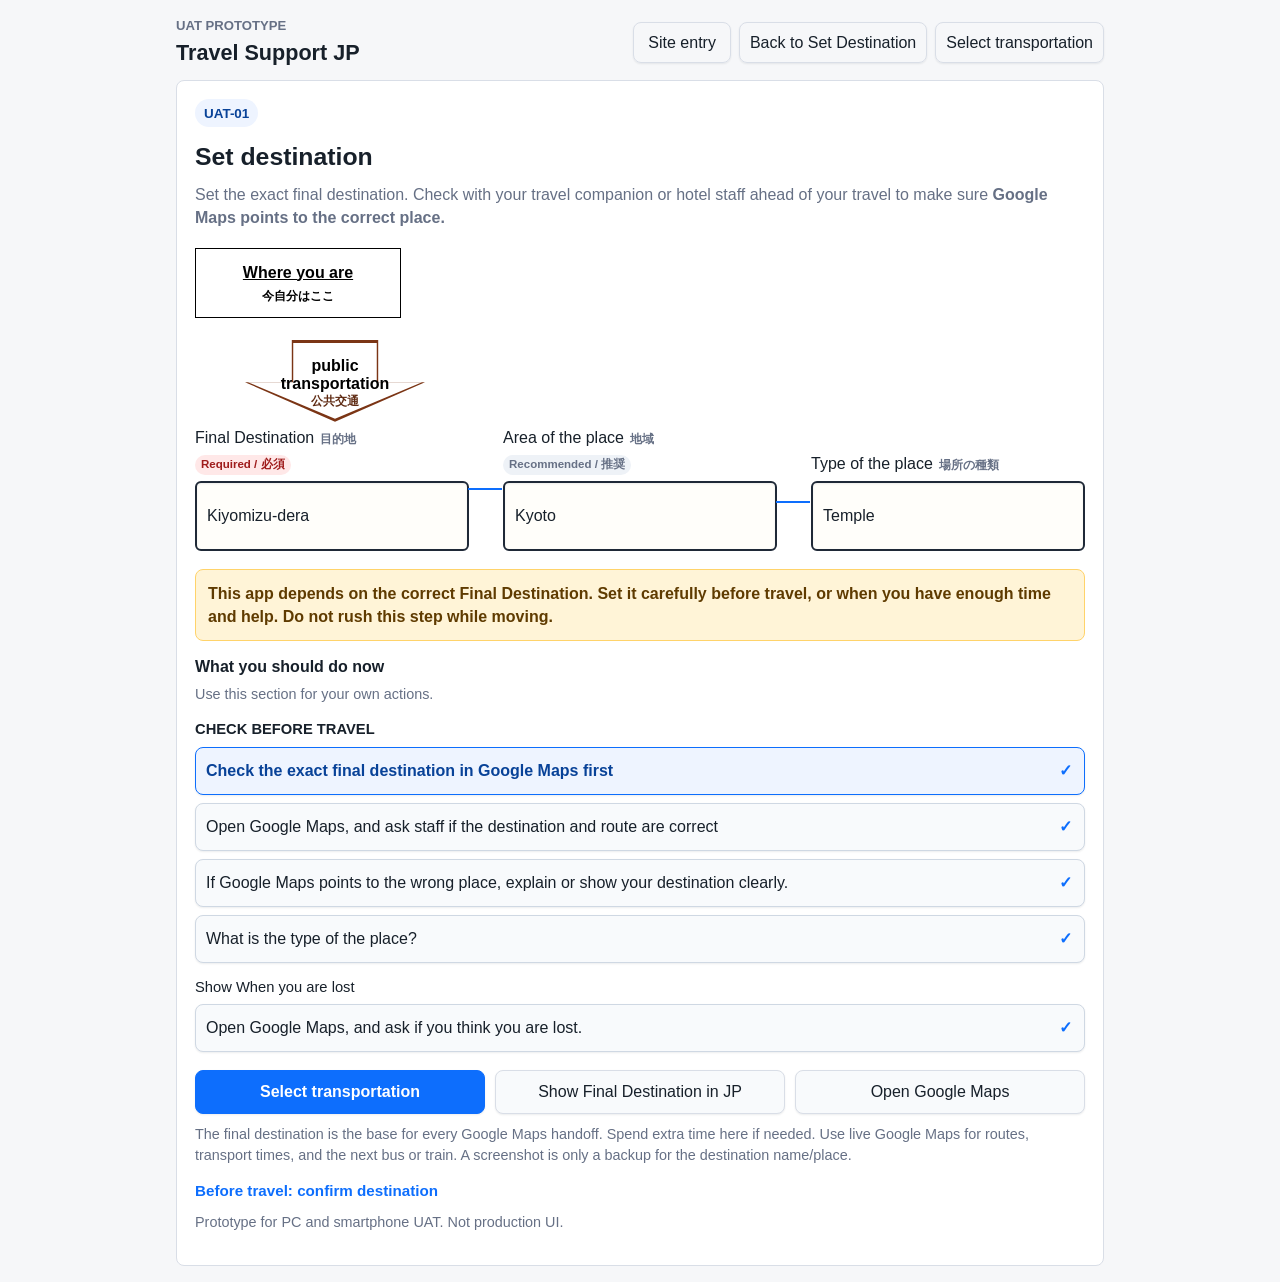
<file: uat-prototype/index.html>
<!doctype html>
<html lang="en">
<head>
  <meta charset="utf-8">
  <meta name="viewport" content="width=device-width, initial-scale=1">
  <title>Travel Support JP UAT Prototype</title>
  <link rel="stylesheet" href="./styles.css">
</head>
<body>
  <main class="app-shell">
    <header class="topbar">
      <div>
        <p class="eyebrow">UAT Prototype</p>
        <h1>Travel Support JP</h1>
      </div>
      <div class="topbar-actions">
        <a class="ghost small link-button" href="/site-entry.html">Site entry</a>
        <button class="ghost small" type="button" data-action="reset">Back to Set Destination</button>
        <button class="ghost small" type="button" data-target="transport">Select transportation</button>
      </div>
    </header>

    <section class="screen" id="screen" aria-live="polite"></section>
  </main>

  <script src="./app.js"></script>
</body>
</html>
</file>
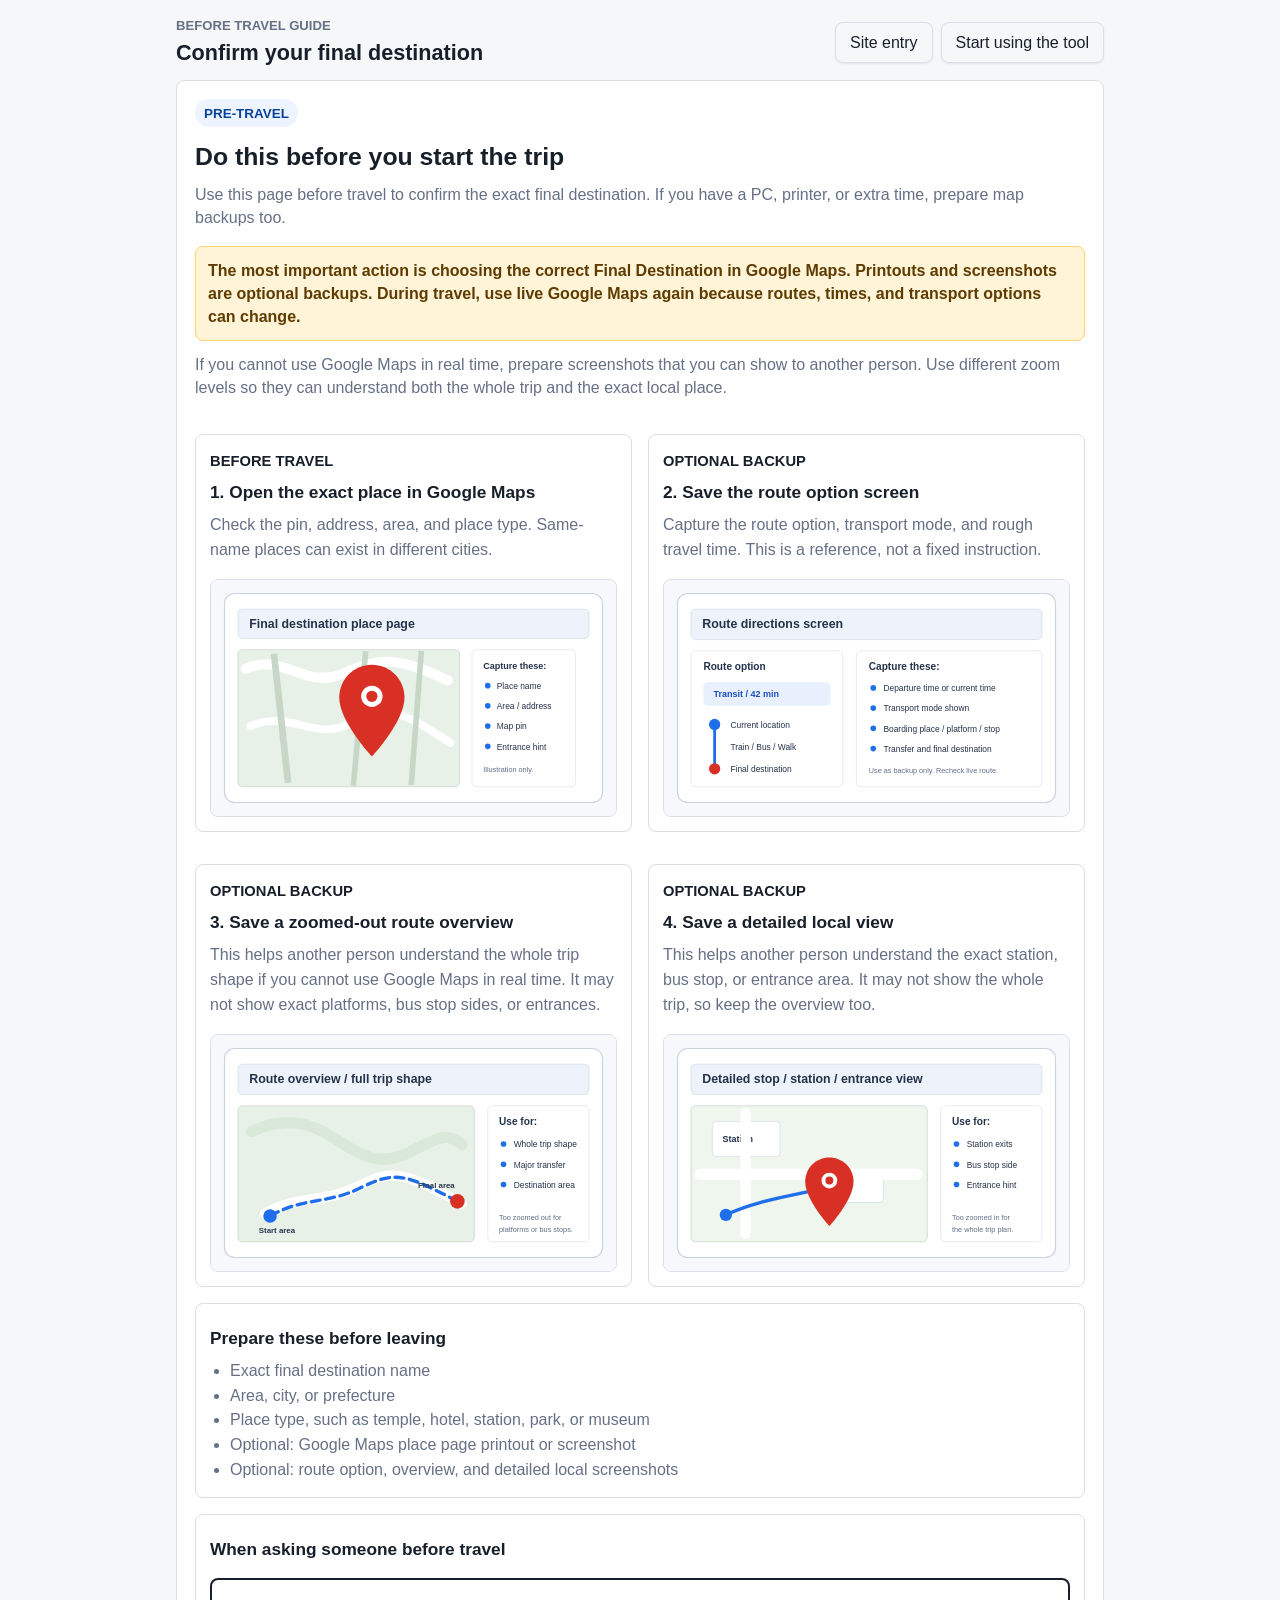
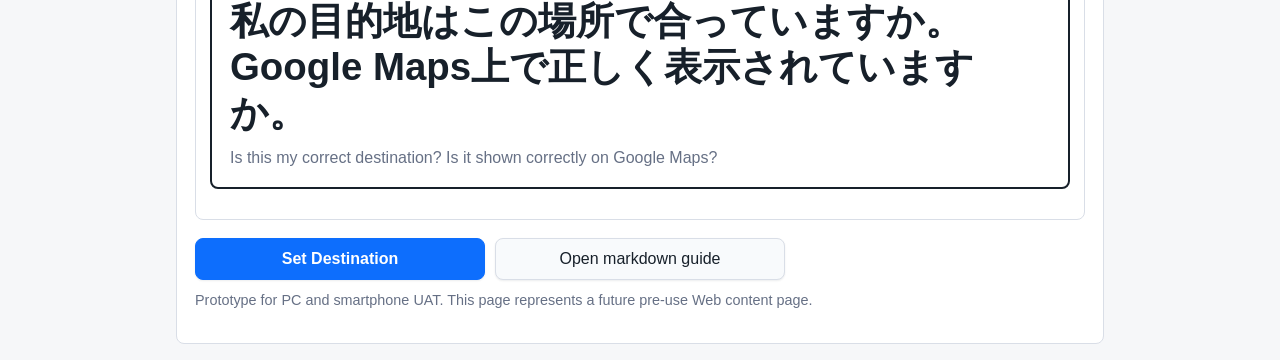
<file: uat-prototype/pre-trip-guide.html>
<!doctype html>
<html lang="en">
<head>
  <meta charset="utf-8">
  <meta name="viewport" content="width=device-width, initial-scale=1">
  <title>Before Travel Destination Guide | Travel Support JP</title>
  <link rel="stylesheet" href="./styles.css">
</head>
<body>
  <main class="app-shell pretrip-shell">
    <header class="topbar">
      <div>
        <p class="eyebrow">Before Travel Guide</p>
        <h1>Confirm your final destination</h1>
      </div>
      <div class="topbar-actions">
        <a class="ghost small link-button" href="/site-entry.html">Site entry</a>
        <a class="ghost small link-button" href="/">Start using the tool</a>
      </div>
    </header>

    <section class="screen pretrip-page">
      <div class="status">PRE-TRAVEL</div>
      <h2>Do this before you start the trip</h2>
      <p class="summary">
        Use this page before travel to confirm the exact final destination. If you have a PC, printer, or extra time, prepare map backups too.
      </p>

      <div class="warning">
        The most important action is choosing the correct Final Destination in Google Maps. Printouts and screenshots are optional backups. During travel, use live Google Maps again because routes, times, and transport options can change.
      </div>

      <p class="summary">
        If you cannot use Google Maps in real time, prepare screenshots that you can show to another person. Use different zoom levels so they can understand both the whole trip and the exact local place.
      </p>

      <div class="pretrip-grid">
        <article class="pretrip-step">
          <span class="action-timing">Before Travel</span>
          <h3>1. Open the exact place in Google Maps</h3>
          <p>Check the pin, address, area, and place type. Same-name places can exist in different cities.</p>
          <img src="/docs/assets/pre-trip-map-pin-sample.svg" alt="Sample of a Google Maps place page backup">
        </article>

        <article class="pretrip-step">
          <span class="action-timing">Optional Backup</span>
          <h3>2. Save the route option screen</h3>
          <p>Capture the route option, transport mode, and rough travel time. This is a reference, not a fixed instruction.</p>
          <img src="/docs/assets/pre-trip-route-directions-sample.svg" alt="Sample of a Google Maps route directions backup">
        </article>

        <article class="pretrip-step">
          <span class="action-timing">Optional Backup</span>
          <h3>3. Save a zoomed-out route overview</h3>
          <p>This helps another person understand the whole trip shape if you cannot use Google Maps in real time. It may not show exact platforms, bus stop sides, or entrances.</p>
          <img src="/docs/assets/pre-trip-route-overview-sample.svg" alt="Sample of a zoomed-out route overview backup">
        </article>

        <article class="pretrip-step">
          <span class="action-timing">Optional Backup</span>
          <h3>4. Save a detailed local view</h3>
          <p>This helps another person understand the exact station, bus stop, or entrance area. It may not show the whole trip, so keep the overview too.</p>
          <img src="/docs/assets/pre-trip-route-detail-sample.svg" alt="Sample of a zoomed-in station stop or entrance backup">
        </article>
      </div>

      <section class="pretrip-checklist" aria-label="What to prepare before travel">
        <h3>Prepare these before leaving</h3>
        <ul>
          <li>Exact final destination name</li>
          <li>Area, city, or prefecture</li>
          <li>Place type, such as temple, hotel, station, park, or museum</li>
          <li>Optional: Google Maps place page printout or screenshot</li>
          <li>Optional: route option, overview, and detailed local screenshots</li>
        </ul>
      </section>

      <section class="pretrip-show">
        <h3>When asking someone before travel</h3>
        <div class="show-card" data-no-monetized="true">
          <p class="ja">私の目的地はこの場所で合っていますか。Google Maps上で正しく表示されていますか。</p>
          <p class="en">Is this my correct destination? Is it shown correctly on Google Maps?</p>
        </div>
      </section>

      <div class="actions pretrip-actions">
        <a class="primary link-button" href="/">Set Destination</a>
        <a class="secondary link-button" href="/docs/pre-trip-map-printout-guide.md" target="_blank" rel="noopener">Open markdown guide</a>
      </div>

      <p class="note">Prototype for PC and smartphone UAT. This page represents a future pre-use Web content page.</p>
    </section>
  </main>
</body>
</html>
</file>
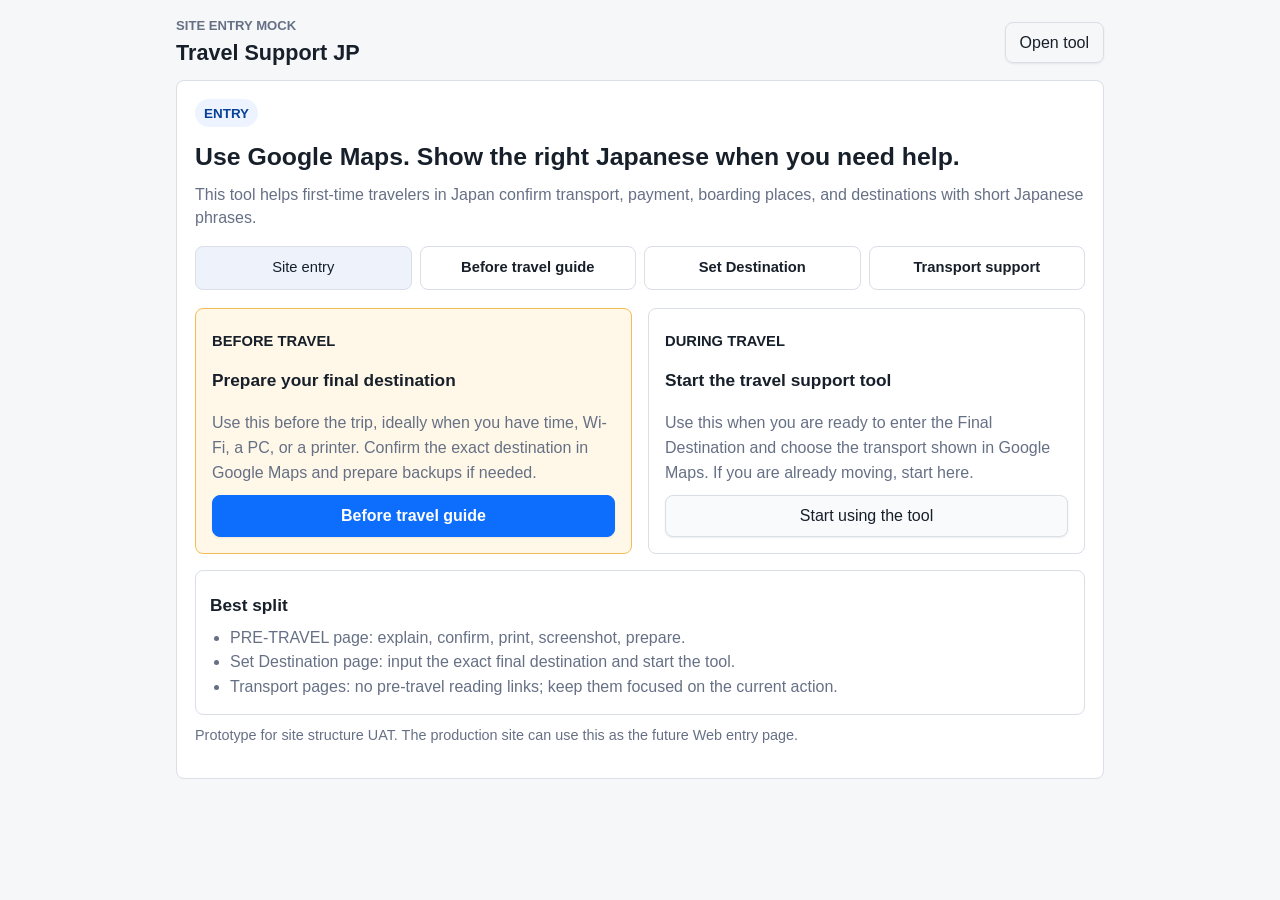
<file: uat-prototype/site-entry.html>
<!doctype html>
<html lang="en">
<head>
  <meta charset="utf-8">
  <meta name="viewport" content="width=device-width, initial-scale=1">
  <title>Travel Support JP | Entry Mock</title>
  <link rel="stylesheet" href="./styles.css">
</head>
<body>
  <main class="app-shell pretrip-shell">
    <header class="topbar">
      <div>
        <p class="eyebrow">Site Entry Mock</p>
        <h1>Travel Support JP</h1>
      </div>
      <a class="ghost small link-button" href="/">Open tool</a>
    </header>

    <section class="screen pretrip-page">
      <div class="status">ENTRY</div>
      <h2>Use Google Maps. Show the right Japanese when you need help.</h2>
      <p class="summary">
        This tool helps first-time travelers in Japan confirm transport, payment, boarding places, and destinations with short Japanese phrases.
      </p>

      <div class="entry-flow" aria-label="Entry flow">
        <span>Site entry</span>
        <strong>Before travel guide</strong>
        <strong>Set Destination</strong>
        <strong>Transport support</strong>
      </div>

      <div class="entry-choice-grid">
        <article class="entry-choice primary-choice">
          <span class="action-timing">Before Travel</span>
          <h3>Prepare your final destination</h3>
          <p>
            Use this before the trip, ideally when you have time, Wi-Fi, a PC, or a printer. Confirm the exact destination in Google Maps and prepare backups if needed.
          </p>
          <a class="primary link-button" href="/pre-trip-guide.html">Before travel guide</a>
        </article>

        <article class="entry-choice">
          <span class="action-timing">During Travel</span>
          <h3>Start the travel support tool</h3>
          <p>
            Use this when you are ready to enter the Final Destination and choose the transport shown in Google Maps. If you are already moving, start here.
          </p>
          <a class="secondary link-button" href="/">Start using the tool</a>
        </article>
      </div>

      <section class="pretrip-checklist" aria-label="Site structure note">
        <h3>Best split</h3>
        <ul>
          <li>PRE-TRAVEL page: explain, confirm, print, screenshot, prepare.</li>
          <li>Set Destination page: input the exact final destination and start the tool.</li>
          <li>Transport pages: no pre-travel reading links; keep them focused on the current action.</li>
        </ul>
      </section>

      <p class="note">Prototype for site structure UAT. The production site can use this as the future Web entry page.</p>
    </section>
  </main>
</body>
</html>
</file>
<file: uat-prototype/styles.css>
:root {
  color-scheme: light;
  --bg: #f6f7f9;
  --panel: #ffffff;
  --ink: #17202a;
  --muted: #667085;
  --line: #d9dee7;
  --primary: #0d6efd;
  --primary-dark: #084298;
  --input-bg: #fffefa;
  --input-border: #1f2937;
  --readonly-bg: #ffffff;
  --button-bg: #f8fafc;
  --warn-bg: #fff4d7;
  --warn-ink: #5f3b00;
  --soft: #eef4ff;
  --radius: 8px;
}

* {
  box-sizing: border-box;
}

body {
  margin: 0;
  min-height: 100vh;
  background: var(--bg);
  color: var(--ink);
  font-family: Arial, Helvetica, sans-serif;
  line-height: 1.45;
}

button,
input {
  font: inherit;
}

.app-shell {
  width: min(100%, 960px);
  margin: 0 auto;
  padding: 16px;
}

.topbar {
  display: flex;
  align-items: center;
  justify-content: space-between;
  gap: 12px;
  margin-bottom: 12px;
}

.eyebrow {
  margin: 0 0 2px;
  color: var(--muted);
  font-size: 0.82rem;
  font-weight: 700;
  text-transform: uppercase;
}

h1,
h2,
h3,
p {
  margin-top: 0;
}

h1 {
  margin-bottom: 0;
  font-size: 1.35rem;
}

h2 {
  margin-bottom: 8px;
  font-size: 1.55rem;
  letter-spacing: 0;
}

h3 {
  margin-bottom: 8px;
  font-size: 1rem;
}

.primary,
.secondary,
.ghost {
  min-height: 44px;
  border: 1px solid var(--line);
  border-radius: var(--radius);
  background: var(--panel);
  color: var(--ink);
  cursor: pointer;
  box-shadow: 0 1px 2px rgba(15, 23, 42, 0.08);
  transition: border-color 0.15s ease, box-shadow 0.15s ease, transform 0.15s ease;
}

.primary:hover,
.secondary:hover,
.ghost:hover,
.action-checklist button:hover,
.transport-choice-grid button:hover {
  border-color: #9db7e8;
  box-shadow: 0 2px 6px rgba(15, 23, 42, 0.12);
}

.primary:active,
.secondary:active,
.ghost:active,
.action-checklist button:active,
.transport-choice-grid button:active {
  transform: translateY(1px);
}

.screen {
  min-height: 560px;
  border: 1px solid var(--line);
  border-radius: var(--radius);
  background: var(--panel);
  padding: 18px;
}

.status {
  display: inline-flex;
  align-items: center;
  min-height: 28px;
  margin-bottom: 12px;
  padding: 3px 9px;
  border-radius: 999px;
  background: var(--soft);
  color: var(--primary-dark);
  font-weight: 700;
  font-size: 0.84rem;
}

.summary {
  margin-bottom: 16px;
  color: var(--muted);
  font-size: 1rem;
}

.context-bar {
  display: grid;
  grid-template-columns: repeat(3, minmax(0, 1fr));
  gap: 8px;
  margin: 12px 0 16px;
}

.context-bar.transit-flow {
  display: block;
}

.context-bar:not(.transit-flow) div {
  min-height: 64px;
  padding: 10px;
  border: 1px solid var(--line);
  border-radius: var(--radius);
  background: #fbfcfe;
}

.context-bar:not(.transit-flow) span {
  display: block;
  margin-bottom: 4px;
  color: var(--muted);
  font-size: 0.78rem;
  font-weight: 700;
}

.context-bar:not(.transit-flow) strong {
  display: block;
  overflow-wrap: anywhere;
  font-size: 0.98rem;
}

.field-grid {
  display: grid;
  grid-template-columns: repeat(2, minmax(0, 1fr));
  gap: 10px;
  margin: 16px 0;
}

.destination-flow {
  margin: 18px 0;
}

.origin-box {
  width: min(100%, 260px);
  margin-bottom: 10px;
}

.origin-box span {
  display: inline-block;
  margin-bottom: 6px;
  padding: 4px 10px;
  border: 1px solid var(--ink);
  background: #ffffff;
  color: #000000;
  font-size: 1.25rem;
  font-weight: 800;
}

.destination-flow .origin-box,
.transit-flow .origin-box {
  width: min(100%, 206px);
  margin-bottom: 22px;
}

.destination-flow .origin-box span,
.transit-flow .origin-box span {
  margin-bottom: 0;
  padding: 0;
  border: 0;
  background: transparent;
  color: #000000;
  font-size: 1rem;
  font-weight: 800;
  text-decoration: underline;
}

.destination-flow .origin-box input,
.transit-flow .origin-box input {
  margin-top: 0;
}

.where-display {
  display: flex;
  flex-direction: column;
  align-items: center;
  justify-content: center;
  min-height: 70px;
  padding: 10px;
  border: 1px solid #000000;
  background: var(--readonly-bg);
  color: #000000;
  font-size: 1rem;
  font-weight: 800;
}

.where-display span {
  color: #000000;
  font-weight: 800;
}

.where-display small {
  margin-top: 3px;
  font-size: 0.78rem;
  font-weight: 800;
}

.transport-arrow {
  position: relative;
  width: 180px;
  height: 82px;
  margin: 0 0 6px 48px;
  padding: 0;
  border: 0;
  background: transparent;
  color: #000000;
  text-align: center;
  font-size: 1rem;
  font-weight: 800;
  line-height: 1.15;
  cursor: pointer;
}

.destination-flow .transport-arrow,
.transit-flow .transport-arrow {
  margin: 0 0 4px 50px;
}

.transport-arrow::before {
  content: "";
  position: absolute;
  inset: 0;
  clip-path: polygon(26% 0, 74% 0, 74% 52%, 100% 52%, 50% 100%, 0 52%, 26% 52%);
  background: #7b3515;
}

.transport-arrow::after {
  content: "";
  position: absolute;
  inset: 3px;
  clip-path: polygon(26% 0, 74% 0, 74% 52%, 100% 52%, 50% 100%, 0 52%, 26% 52%);
  background: #ffffff;
}

.transport-arrow span {
  position: relative;
  z-index: 1;
  display: block;
  padding-top: 4px;
  pointer-events: none;
}

.transport-arrow em {
  position: relative;
  z-index: 1;
  display: block;
  margin-top: 2px;
  color: #5f2b13;
  font-size: 0.72rem;
  font-style: normal;
  font-weight: 800;
  pointer-events: none;
}

.destination-row {
  display: grid;
  grid-template-columns: 1fr 1fr 1fr;
  gap: 34px;
  align-items: end;
  max-width: 900px;
}

.destination-flow .destination-row label {
  color: #000000;
  font-size: 1rem;
  font-weight: 400;
}

.transit-row {
  display: grid;
  grid-template-columns: 1fr 1fr;
  gap: 34px;
  align-items: end;
  max-width: 680px;
}

.destination-row label,
.transit-row label,
.readonly-field {
  position: relative;
}

.destination-row label + label::before,
.transit-row label + label::before,
.readonly-field + .readonly-field::before {
  content: "";
  position: absolute;
  top: 50%;
  right: calc(100% + 1px);
  width: 34px;
  height: 2px;
  background: var(--primary);
}

.destination-row input,
.transit-row input,
.origin-box input {
  min-height: 70px;
  border: 2px solid var(--input-border);
  border-radius: 6px;
  background: var(--input-bg);
  font-size: 1rem;
}

.destination-row input::placeholder,
.transit-row input::placeholder {
  color: #9aa1aa;
}

.readonly-field {
  display: grid;
  gap: 6px;
  min-height: 70px;
}

.readonly-field span {
  display: inline-flex;
  flex-wrap: wrap;
  gap: 6px;
  align-items: baseline;
  color: var(--muted);
  font-size: 0.86rem;
  font-weight: 700;
}

.readonly-field span small,
.show-destination-block span small {
  color: var(--muted);
  font-size: 0.78rem;
  font-weight: 700;
}

.readonly-field strong {
  display: flex;
  align-items: center;
  min-height: 70px;
  padding: 10px;
  border: 1px solid #8a93a3;
  border-radius: 6px;
  background: var(--readonly-bg);
  color: var(--ink);
  font-size: 1rem;
  overflow-wrap: anywhere;
}

label {
  display: grid;
  gap: 6px;
  color: var(--muted);
  font-size: 0.86rem;
  font-weight: 700;
}

.label-line {
  display: inline-flex;
  flex-wrap: wrap;
  gap: 6px;
  align-items: baseline;
  color: var(--ink);
}

.label-line small {
  color: var(--muted);
  font-size: 0.78rem;
  font-weight: 700;
}

.required,
.optional {
  justify-self: start;
  min-height: 20px;
  padding: 1px 6px;
  border-radius: 999px;
  font-size: 0.72rem;
  font-weight: 700;
}

.required {
  background: #ffe8e8;
  color: #9f1c1c;
}

.optional {
  background: #eef2f7;
  color: var(--muted);
}

input {
  width: 100%;
  min-height: 44px;
  border: 2px solid var(--input-border);
  border-radius: var(--radius);
  padding: 8px 10px;
  background: var(--input-bg);
  color: var(--ink);
  box-shadow: inset 0 1px 2px rgba(15, 23, 42, 0.08);
}

input:focus {
  outline: 3px solid rgba(13, 110, 253, 0.22);
  border-color: var(--primary);
  background: #ffffff;
}

.section-block,
.jp-help {
  margin: 14px 0;
}

.section-block h3,
.jp-help h3 {
  margin-bottom: 8px;
  color: var(--ink);
}

.section-hint {
  margin: -2px 0 8px;
  color: var(--muted);
  font-size: 0.9rem;
}

.checklist,
.action-checklist {
  display: grid;
  gap: 8px;
  margin: 0;
  padding: 0;
  list-style: none;
}

.checklist li {
  display: flex;
  gap: 8px;
  align-items: flex-start;
  padding: 10px;
  border: 1px solid var(--line);
  border-radius: var(--radius);
  background: #fbfcfe;
}

.action-checklist button {
  position: relative;
  min-height: 48px;
  padding: 10px 34px 10px 10px;
  border: 1px solid #cfd8e3;
  border-radius: var(--radius);
  background: var(--button-bg);
  color: var(--ink);
  text-align: left;
  cursor: pointer;
  box-shadow: 0 1px 2px rgba(15, 23, 42, 0.08);
}

.action-checklist button::after {
  content: "✓";
  position: absolute;
  right: 12px;
  top: 50%;
  color: var(--primary);
  font-weight: 800;
  transform: translateY(-50%);
}

.action-checklist button.selected {
  border-color: var(--primary);
  background: var(--soft);
  color: var(--primary-dark);
  font-weight: 700;
}

.checklist li::before {
  content: "";
  flex: 0 0 10px;
  width: 10px;
  height: 10px;
  margin-top: 6px;
  border-radius: 50%;
  background: var(--primary);
}

.jp-help {
  padding: 12px;
  border: 1px solid #cfd8e3;
  border-radius: var(--radius);
  background: #fffdf7;
}

.phrase-choice-list {
  display: grid;
  gap: 8px;
  margin-bottom: 10px;
}

.phrase-choice-row {
  display: grid;
  gap: 6px;
}

.phrase-choice {
  position: relative;
  min-height: 46px;
  padding: 10px 34px 10px 10px;
  border: 1px solid #eadfbf;
  border-radius: var(--radius);
  background: #ffffff;
  color: var(--ink);
  text-align: left;
  cursor: pointer;
  box-shadow: 0 1px 2px rgba(15, 23, 42, 0.06);
}

.phrase-choice::after {
  content: "JP";
  position: absolute;
  right: 10px;
  top: 50%;
  color: var(--primary);
  font-size: 0.78rem;
  font-weight: 800;
  transform: translateY(-50%);
}

.phrase-choice.selected {
  border-color: var(--primary);
  background: #fff8df;
  color: var(--primary-dark);
  font-weight: 700;
}

.phrase-card {
  padding: 12px;
  border: 1px solid #eadfbf;
  border-radius: var(--radius);
  background: #ffffff;
}

.phrase-ja {
  margin-bottom: 6px;
  font-size: 1.22rem;
  font-weight: 800;
  line-height: 1.25;
}

.phrase-en {
  margin-bottom: 0;
  color: var(--muted);
  font-size: 0.92rem;
}

.transport-choice-page {
  margin: 18px 0;
}

.transport-choice-grid {
  display: grid;
  grid-template-columns: 1fr;
  gap: 8px;
  max-width: 520px;
}

.transport-choice-grid button {
  display: grid;
  gap: 4px;
  align-content: center;
  min-height: 54px;
}

.transport-choice-grid button small {
  color: var(--muted);
  font-size: 0.82rem;
  font-weight: 700;
}

.actions {
  display: grid;
  grid-template-columns: repeat(3, minmax(0, 1fr));
  gap: 10px;
  margin-top: 18px;
}

.stage-actions {
  grid-template-columns: 1fr;
  gap: 8px;
  max-width: 520px;
  margin: 12px 0 18px;
  padding: 10px;
  border: 1px solid var(--line);
  border-radius: var(--radius);
  background: #f8fafc;
}

.stage-actions button {
  min-height: 40px;
  box-shadow: none;
}

.journey-footer {
  display: grid;
  grid-template-columns: repeat(3, minmax(0, 1fr));
  gap: 10px;
  margin-top: 20px;
  padding-top: 14px;
  border-top: 1px solid var(--line);
}

.journey-footer-hint {
  grid-column: 1 / -1;
  margin: 0 0 2px;
  color: var(--muted);
  font-size: 0.9rem;
  line-height: 1.35;
}

.actions button,
.journey-footer button {
  width: 100%;
  min-height: 44px;
  padding: 8px 14px;
  white-space: nowrap;
}

.primary {
  border-color: var(--primary);
  background: var(--primary);
  color: white;
  font-weight: 700;
}

.secondary {
  background: var(--button-bg);
}

.ghost {
  background: transparent;
}

.small {
  min-height: 36px;
  padding: 6px 10px;
}

.warning {
  margin: 12px 0;
  padding: 12px;
  border: 1px solid #ffd36a;
  border-radius: var(--radius);
  background: var(--warn-bg);
  color: var(--warn-ink);
  font-weight: 700;
}

.show-card {
  margin: 16px 0;
  padding: 18px;
  border: 2px solid var(--ink);
  border-radius: var(--radius);
  background: #fff;
}

.show-card .ja {
  margin-bottom: 10px;
  font-size: clamp(1.35rem, 5vw, 2.4rem);
  font-weight: 800;
  line-height: 1.2;
}

.show-card .en {
  margin-bottom: 0;
  color: var(--muted);
  font-size: 1rem;
}

.show-destination-block {
  display: grid;
  gap: 4px;
  margin-bottom: 16px;
  padding: 14px;
  border: 2px solid var(--ink);
  border-radius: var(--radius);
  background: #fffefa;
}

.show-destination-block span {
  color: var(--muted);
  font-size: 0.92rem;
  font-weight: 800;
  text-transform: uppercase;
}

.show-destination-block strong {
  color: var(--ink);
  font-size: clamp(1.8rem, 7vw, 3.4rem);
  line-height: 1.05;
  overflow-wrap: anywhere;
}

.show-destination-block em {
  color: var(--ink);
  font-size: clamp(1.25rem, 4vw, 2rem);
  font-style: normal;
  font-weight: 800;
}

.monetized {
  margin-top: 16px;
  padding: 12px;
  border: 1px dashed #b8c2d6;
  border-radius: var(--radius);
  background: #f8fbff;
}

.monetized strong {
  display: block;
  margin-bottom: 4px;
}

.note {
  margin-top: 10px;
  color: var(--muted);
  font-size: 0.9rem;
}

.resource-link {
  margin: 8px 0 0;
  font-size: 0.95rem;
}

.resource-link a {
  color: var(--primary);
  font-weight: 700;
  text-decoration: none;
}

.resource-link a:hover {
  text-decoration: underline;
}

.link-button {
  display: inline-flex;
  align-items: center;
  justify-content: center;
  min-height: 36px;
  padding: 8px 14px;
  border-radius: var(--radius);
  text-decoration: none;
}

.topbar-actions {
  display: flex;
  flex-wrap: wrap;
  gap: 8px;
}

.pretrip-shell {
  max-width: 1100px;
}

.pretrip-page h3 {
  margin: 8px 0;
  font-size: 1.08rem;
}

.pretrip-grid {
  display: grid;
  grid-template-columns: repeat(2, minmax(0, 1fr));
  gap: 16px;
  margin-top: 18px;
}

.pretrip-step,
.pretrip-checklist,
.pretrip-show {
  margin-top: 16px;
  padding: 14px;
  border: 1px solid var(--line);
  border-radius: var(--radius);
  background: #fff;
}

.pretrip-step p,
.pretrip-checklist li {
  color: var(--muted);
  line-height: 1.55;
}

.pretrip-step img {
  display: block;
  width: 100%;
  margin-top: 12px;
  border: 1px solid var(--line);
  border-radius: var(--radius);
  background: #f8fafc;
}

.pretrip-checklist ul {
  margin: 8px 0 0;
  padding-left: 20px;
}

.pretrip-actions {
  margin-top: 18px;
}

.entry-choice-grid {
  display: grid;
  grid-template-columns: repeat(2, minmax(0, 1fr));
  gap: 16px;
  margin-top: 18px;
}

.entry-flow {
  display: grid;
  grid-template-columns: repeat(4, minmax(0, 1fr));
  gap: 8px;
  margin-top: 16px;
}

.entry-flow span,
.entry-flow strong {
  display: flex;
  align-items: center;
  justify-content: center;
  min-height: 44px;
  padding: 8px;
  border: 1px solid var(--line);
  border-radius: var(--radius);
  background: #fff;
  color: var(--ink);
  font-size: 0.92rem;
  text-align: center;
}

.entry-flow span {
  background: #eef3fb;
}

.entry-choice {
  display: grid;
  gap: 10px;
  padding: 16px;
  border: 1px solid var(--line);
  border-radius: var(--radius);
  background: #fff;
}

.entry-choice.primary-choice {
  border-color: #f3bd55;
  background: #fff8e8;
}

.entry-choice p {
  margin: 0;
  color: var(--muted);
  line-height: 1.55;
}

.action-timing {
  margin: 6px 0 -2px;
  color: var(--ink);
  font-size: 0.92rem;
  font-weight: 800;
  text-transform: uppercase;
}

.action-timing-soft {
  font-weight: 400;
  text-transform: none;
}

@media (max-width: 640px) {
  .app-shell {
    padding: 10px;
  }

  .topbar {
    align-items: flex-start;
  }

  .screen {
    min-height: calc(100vh - 152px);
    padding: 14px;
  }

  .field-grid,
  .context-bar,
  .destination-row,
  .transit-row,
  .transport-choice-grid,
  .pretrip-grid,
  .entry-choice-grid,
  .entry-flow,
  .actions,
  .journey-footer {
    grid-template-columns: 1fr;
  }

  .origin-box {
    width: 100%;
  }

  .transport-arrow {
    margin-left: 18px;
  }

  .destination-row,
  .transit-row {
    gap: 10px;
  }

  .destination-row label + label::before,
  .transit-row label + label::before,
  .readonly-field + .readonly-field::before {
    display: none;
  }

  h2 {
    font-size: 1.32rem;
  }
}
</file>
